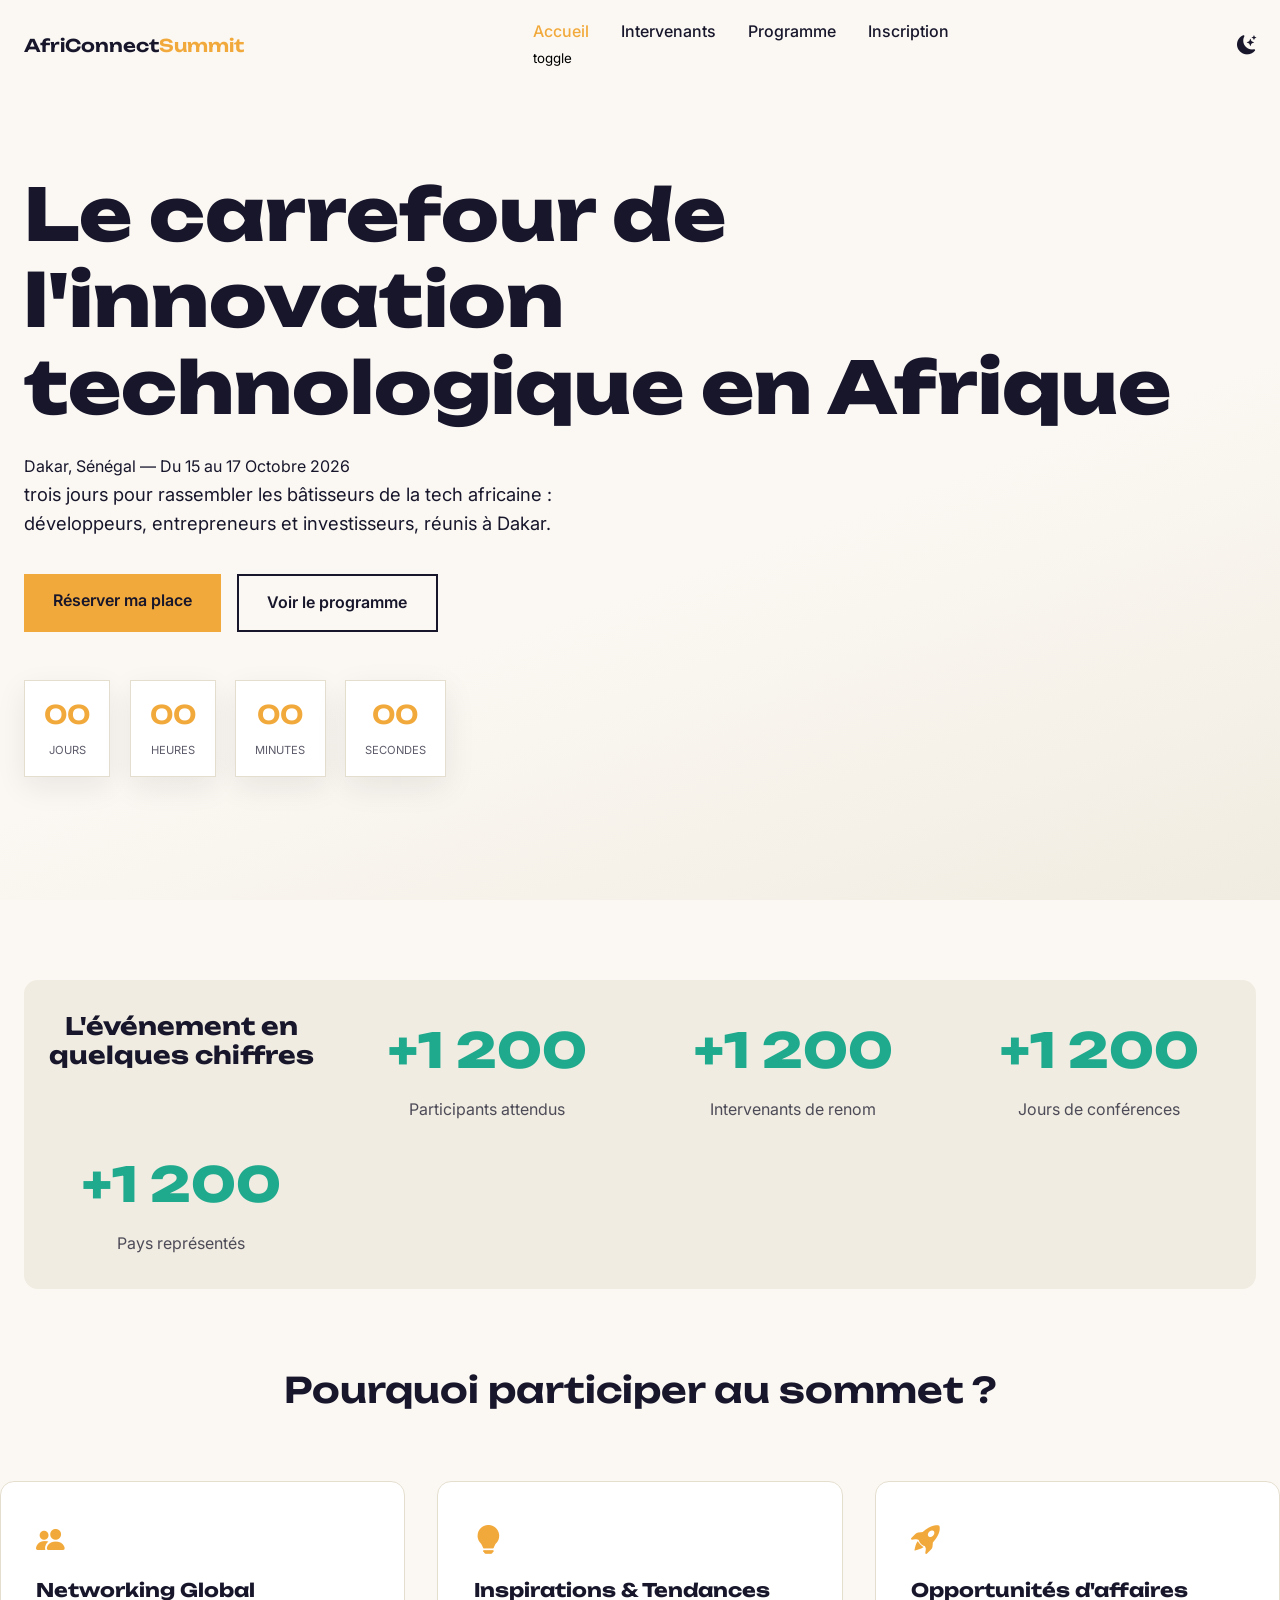
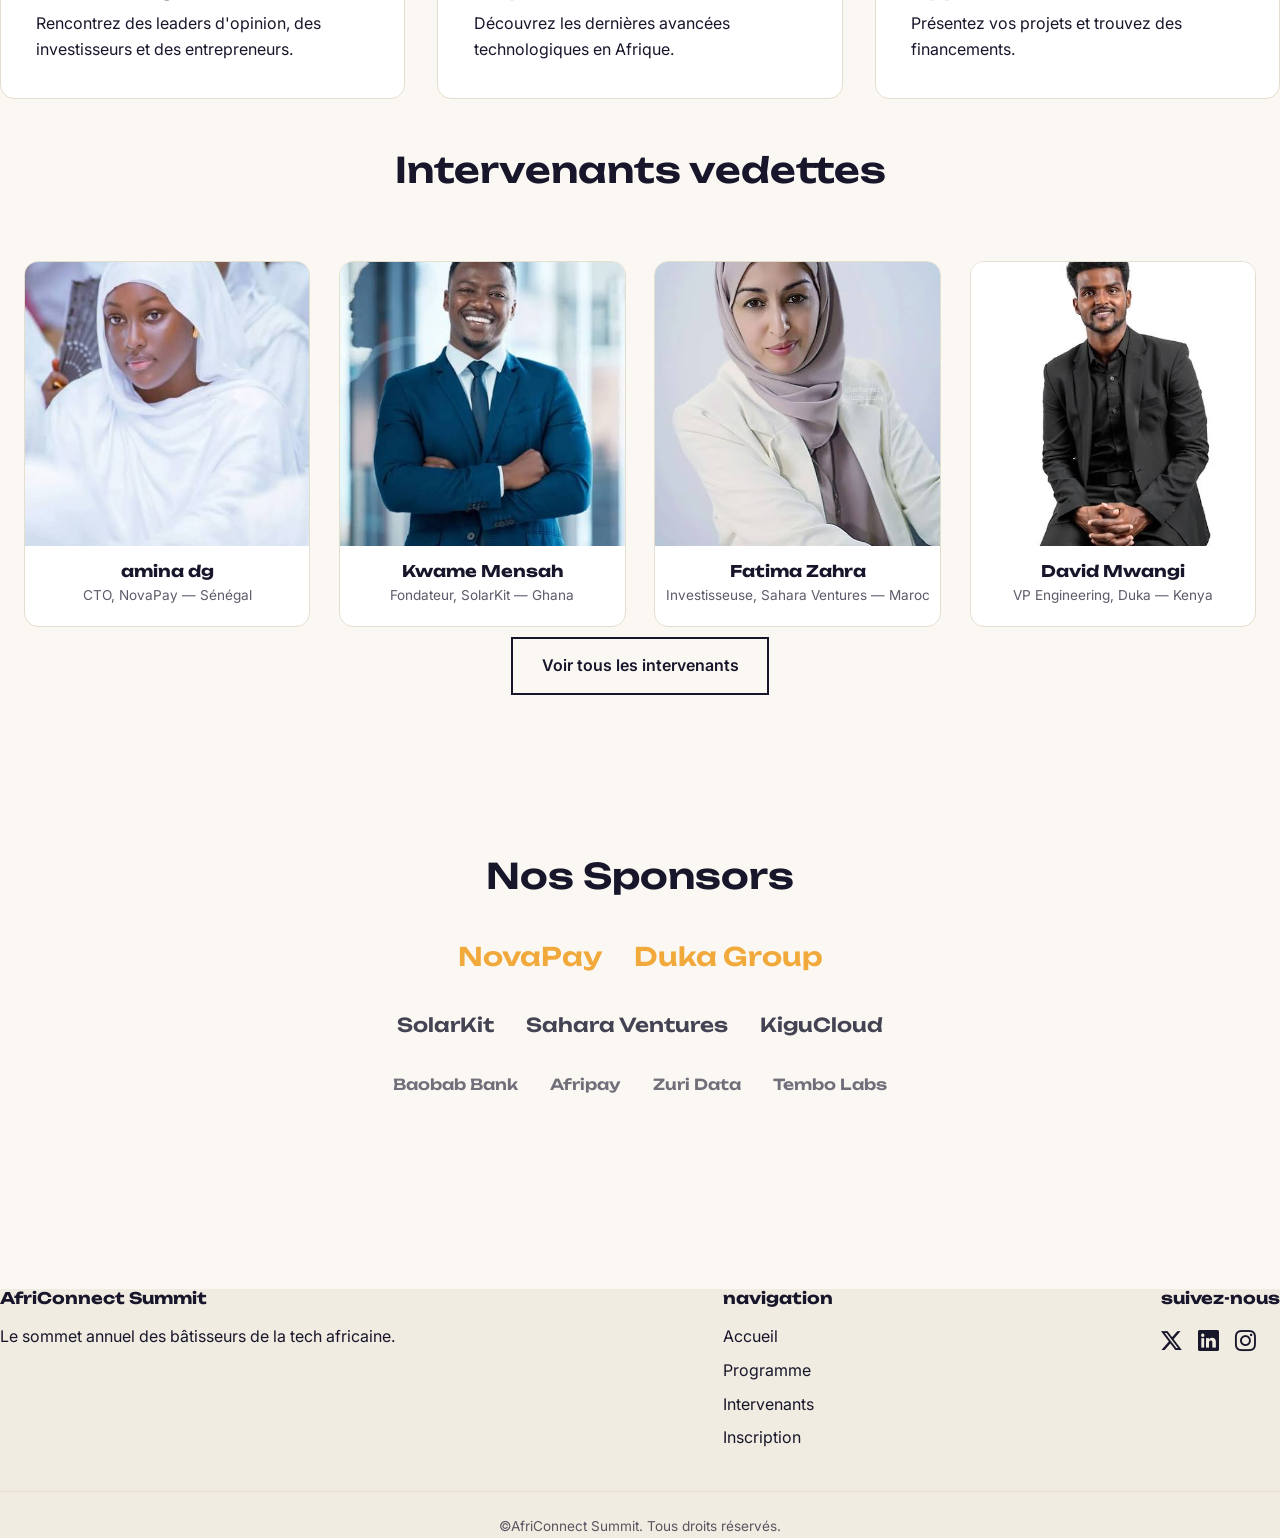
<file: index.html>
<!DOCTYPE html>
<html lang="en">

<head>
    <meta charset="UTF-8">
    <meta name="viewport" content="width=device-width, initial-scale=1.0">
    <title>Acceuil</title>
    <!-- google fonts -->
    <link rel="preconnect" href="https://fonts.googleapis.com">
    <link href="https://fonts.googleapis.com/css2?family=Unbounded:wght@400;600;800&family=Inter:wght@400;500;600;700&display=swap" rel="stylesheet">
    <!-- bootstrap icons -->
    <link rel="stylesheet" href="https://cdn.jsdelivr.net/npm/bootstrap-icons@1.11.3/font/bootstrap-icons.css">
    <!-- votre feuille style css -->
    <link rel="stylesheet" href="Css/Style.css">
</head>

<body>
    <!-- le contenu de la page -->
    <!--NAVBAR  -->
    <header class="navbar" id="navbar">
        <div class="navb-container">
            <a href="index.html" class="navb-logo">AfriConnect<span>Summit</span></a>
            <nav class="navbar-nav" id="navbarNav" aria-label="navigation">
                <ul class="navbar-links">
                    <li><a href="index.html" class="active">Accueil</a></li>
                    <li><a href="intervenants.html">Intervenants</a></li>
                    <li><a href="programme.html">Programme</a></li>
                    <li><a href="contact.html">Inscription</a></li>
                </ul>
                <button>toggle</button>
            </nav>
            <div class="navbar-actions">
                <button id="themeToggle" class="theme-toggle" aria-label="Basculer le thème sombre / clair">
                    <i class="bi bi-moon-starts-fill"></i>
                </button>
                <button id="hamburger" class="hamburger" aria-label="Ouvrir le menu" arial-expanded="false">

                </button>
            </div>
        </div>
    </header>
    <!--  -->
    <main>

        <!-- section hero -->
        <section class="hero" id="hero">
            <div class="hero-content">
                <h1 class="hero-title">Le carrefour de l'innovation technologique en Afrique</h1>
                <p class="hero-eybrow">Dakar, Sénégal — Du 15 au 17 Octobre 2026</p>
                <p class="hero-subtitle">
                    trois jours pour rassembler les bâtisseurs de la tech africaine :
                    développeurs, entrepreneurs et investisseurs, réunis à Dakar.
                </p>
                <div class="hero-cta">
                    <a href="contact.html" class="btn btn-primary">Réserver ma place</a>
                    <a href="programme.html" class="btn btn-outline">Voir le programme</a>
                </div>
                   <!--compte a rebours  -->
                <div class="countdown" id="countdown" aria-live="polite">
                    <div class="countdown-item">
                        <span class="countdown-value" id="cd-days">00</span>
                        <span class="countdown-label">jours</span>
                    </div>   
                    <div class="countdown-item">
                        <span class="countdown-value" id="cd-hours">00</span>
                        <span class="countdown-label">heures</span>
                    </div>  
                    <div class="countdown-item">
                        <span class="countdown-value" id="cd-minutes">00</span>
                        <span class="countdown-label">minutes</span>
                    </div>   
                    <div class="countdown-item">
                        <span class="countdown-value" id="cd-seconds">00</span>
                        <span class="countdown-label">secondes</span>
                    </div>   
                </div>
            </div>
            
        </section>

        <!-- section chiffres -->
        <section class="stats" id="chiffres">
            <div class="stats-grid">
                
                <h2>L'événement en quelques chiffres</h2>

                <article class="stat-card">
                    <span class="stat-card-value" data-target="12000">+1 200</span>
                    <p class="stat-card-label">Participants attendus</p>
                </article>

                <article class="stat-card">
                    <span class="stat-card-value" data-target="48">+1 200</span>
                    <p class="stat-card-label"> Intervenants de renom</p>
                </article>

                <article class="stat-card">
                    <span class="stat-card-value" data-target="3">+1 200</span>
                    <p class="stat-card-label">Jours de conférences</p>
                </article>

                <article class="stat-card">
                    <span class="stat-card-value" data-target="13">+1 200</span>
                    <p class="stat-card-label">Pays représentés</p>
                </article>

            </div>
        </section>

        <!-- section pourquoi participer -->
        <section class="why" id="pourquoi">
            <h2 class="section-title">Pourquoi participer au sommet ?</h2>
            <div class="why-list">
                <article class="why-card reveal">
                    <i class="bi bi-people-fill why-icon" aria-hidden="true"></i>
                    <h3>Networking Global</h3>
                    <p>Rencontrez des leaders d'opinion, des investisseurs et des entrepreneurs.</p>
                </article>

                <article class="why-card reveal">
                    <i class="bi bi-lightbulb-fill why-icon" aria-hidden="true"></i>
                    <h3> Inspirations & Tendances</h3>
                    <p>Découvrez les dernières avancées technologiques en Afrique.</p>
                </article>

                <article class="why-card reveal">
                    <i class="bi bi-rocket-takeoff-fill why-icon" aria-hidden="true"></i>
                    <h3> Opportunités d'affaires</h3>
                    <p>Présentez vos projets et trouvez des financements.</p>
                </article>

            </div>
        </section>

        <!-- section vedette -->
        <section class="featured-speakers" id="intervenants-vedettes">
            <h2 class="section-title">Intervenants vedettes</h2>
            <div class="featured-speakers-grid">
                <article class="speaker-card reveal">
                    <img src="Images/sene.jpg" alt="amina">
                    <h3>amina dg</h3>
                    <p>CTO, NovaPay — Sénégal</p>

                </article>

                <article class="speaker-card reveal">
                    <img src="Images/tof22.jpg" alt="Mensah">
                    <h3>Kwame Mensah</h3>
                    <p>Fondateur, SolarKit — Ghana</p>

                </article>

                <article class="speaker-card reveal">
                    <img src="Images/toff7.jpg" alt="Zahra">
                    <h3>Fatima Zahra</h3>
                    <p>Investisseuse, Sahara Ventures — Maroc</p>

                </article>

                <article class="speaker-card reveal">
                    <img src="Images/tof33.jpg" alt="Mwangi">
                    <h3>David Mwangi</h3>
                    <p>VP Engineering, Duka — Kenya</p>

                </article>

            </div>
            <div class="featured-speakers-more">
                <a href="intervenants.html" class="btn btn-outline">Voir tous les intervenants</a>

            </div>

        </section>

        <!-- sponsors -->
        <section class="sponsors" id="sponsors">
            <h2 class="section-title">Nos Sponsors</h2>
            <div class="sponsors-tier sponsors-tier--gold">
                <span>NovaPay</span>
                <span>Duka Group</span>
                

            </div>

            <div class="sponsors-tier sponsors-tier--silver">
                <span>SolarKit</span>
                <span>Sahara Ventures</span>
                <span>KiguCloud</span>

            </div>

            <div class="sponsors-tier sponsors-tier--bronze">
                <span>Baobab Bank</span>
                <span>Afripay</span>
                <span>Zuri Data</span>
                <span>Tembo Labs</span>

            </div>

        </section>
    </main>

    <!--FOOTER  -->
    <footer class="footer">
        <div class="footer-grid">
            <div class="footer-col">
                <h3>AfriConnect Summit</h3>
                <p>Le sommet annuel des bâtisseurs de la tech africaine.</p>
            </div>
            <div class="footer-col">
                <h3>navigation</h3>
                <ul>
                    <li><a href="index.html">Accueil</a></li>
                    <li><a href="programme.html">Programme</a></li>
                    <li><a href="intervenants.html">Intervenants</a></li>
                    <li><a href="contact.html">Inscription</a></li>
                </ul>
            </div>
            <div class="footer-col">
                <h3>suivez-nous</h3>
                <div class="footer-socials">
                    <a href="#" aria-label="Twitter / X"><i class="bi bi-twitter-x"></i></a>
                    <a href="#" aria-label="LinkedIn "><i class="bi bi-linkedin"></i></a>
                    <a href="#" aria-label="Instagram "><i class="bi bi-instagram"></i></a>
                </div>  
            </div>
        </div>
        <p class="footer-copy">&copy;<span dir="year"></span>AfriConnect Summit. Tous droits réservés.</p>
    </footer>

    <button id="backToTop" class="back-to-top" aria- aria-label="Retour en haut de page">
        <li class="bi bi-arrow-up"></li>
    </button>






    <!-- votre script java -->
    <script src="Js/Main.js"></script>
</body>

</html>
</file>
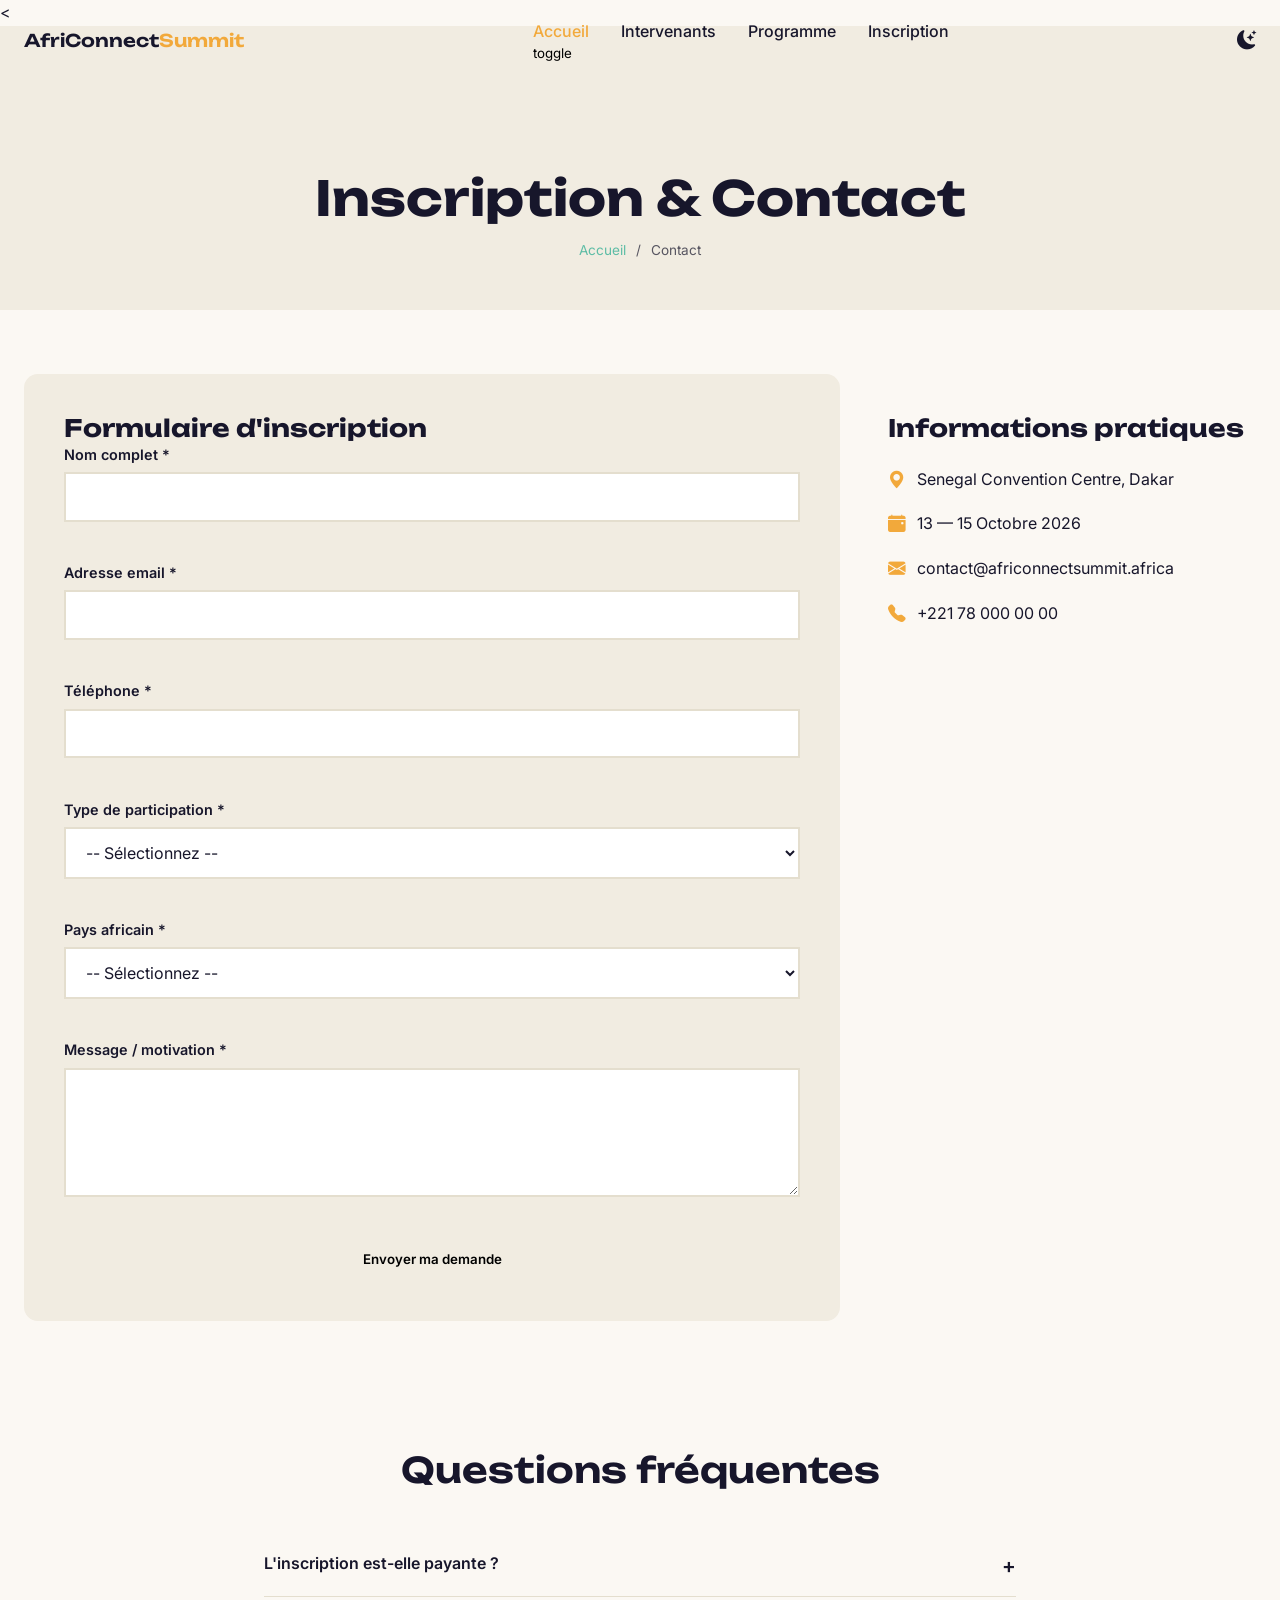
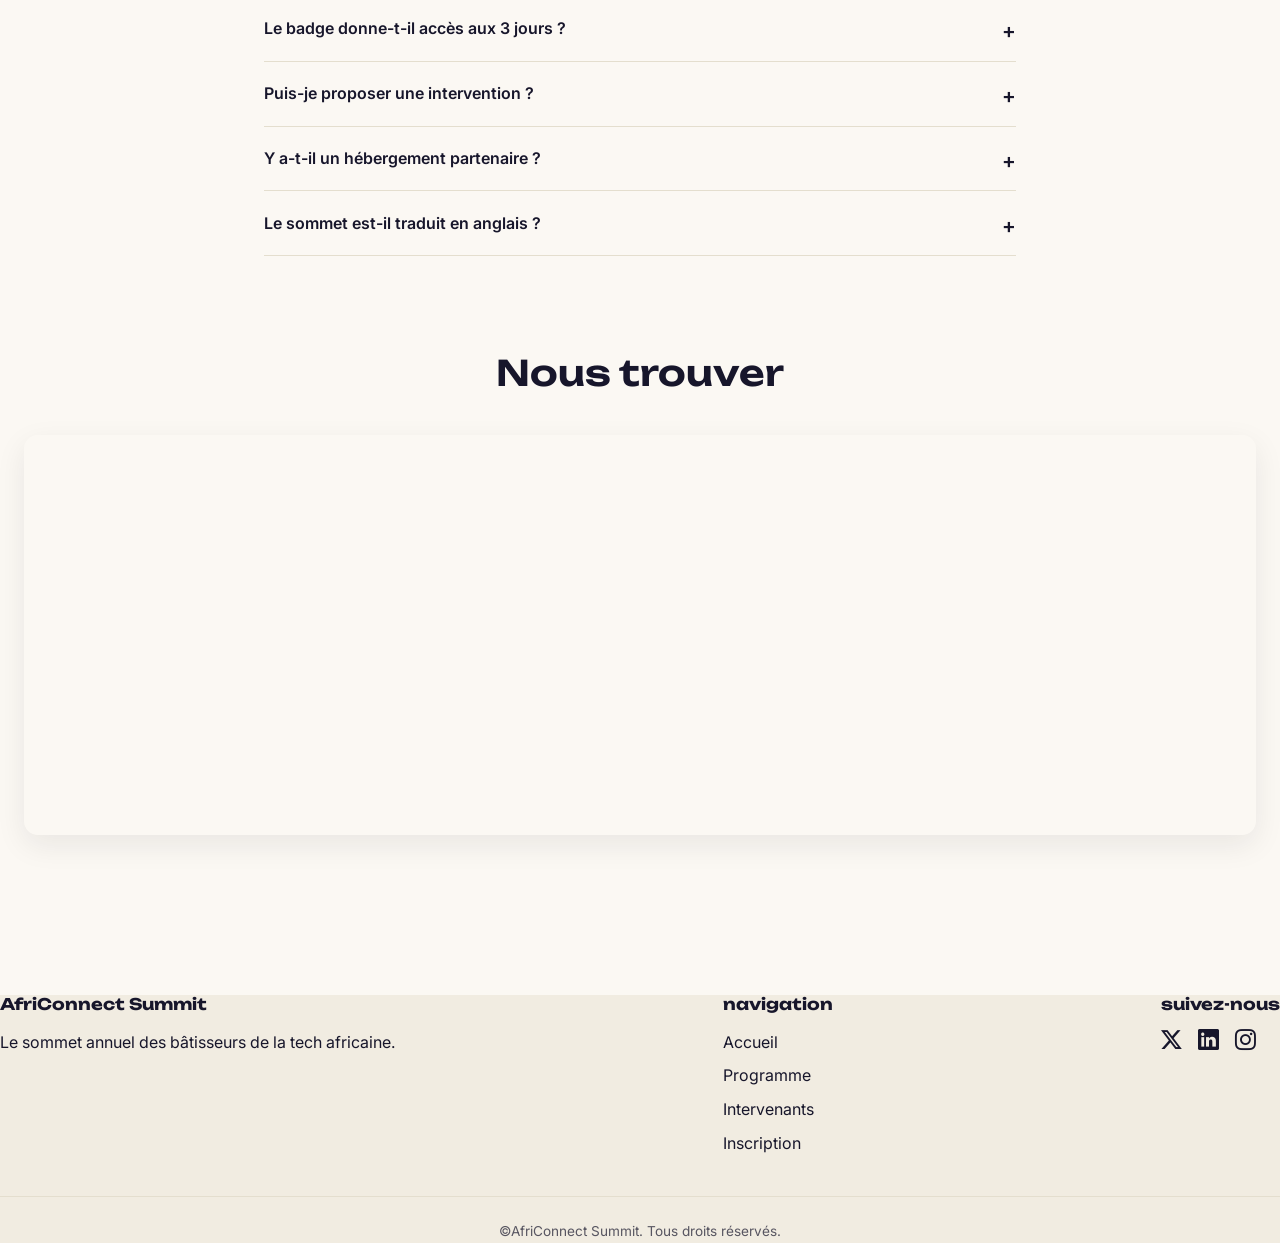
<file: contact.html>
<<!DOCTYPE html>
<html lang="en">

<head>
    <meta charset="UTF-8">
    <meta name="viewport" content="width=device-width, initial-scale=1.0">
    <title>Acceuil</title>
    <!-- google fonts -->
    <link rel="preconnect" href="https://fonts.googleapis.com">
    <link href="https://fonts.googleapis.com/css2?family=Unbounded:wght@400;600;800&family=Inter:wght@400;500;600;700&display=swap" rel="stylesheet">
    <!-- bootstrap icons -->
    <link rel="stylesheet" href="https://cdn.jsdelivr.net/npm/bootstrap-icons@1.11.3/font/bootstrap-icons.css">
    <!-- votre feuille style css -->
    <link rel="stylesheet" href="Css/Style.css">
</head>

<body>
    <!-- le contenu de la page -->
    <!--NAVBAR  -->
    <header class="navbar" id="navbar">
        <div class="navb-container">
            <a href="index.html" class="navb-logo">AfriConnect<span>Summit</span></a>
            <nav class="navbar-nav" id="navbarNav" aria-label="navigation">
                <ul class="navbar-links">
                    <li><a href="index.html" class="active">Accueil</a></li>
                    <li><a href="intervenants.html">Intervenants</a></li>
                    <li><a href="programme.html">Programme</a></li>
                    <li><a href="contact.html">Inscription</a></li>
                </ul>
                <button>toggle</button>
            </nav>
            <div class="navbar-actions">
                <button id="themeToggle" class="theme-toggle" aria-label="Basculer le thème sombre / clair">
                    <i class="bi bi-moon-starts-fill"></i>
                </button>
                <button id="hamburger" class="hamburger" aria-label="Ouvrir le menu" arial-expanded="false">

                </button>
            </div>
        </div>
    </header>  
    <!-- le contenu de la page -->
    <main>
 <!-- section hero -->
        <section class="page-hero">
            <h1>Inscription & Contact</h1>
      <nav aria-label="Fil d'Ariane" class="breadcrumb">
        <a href="index.html">Accueil</a> <span>/</span> <span>Contact</span>
      </nav>
        </section>

        <!-- formulaire -->
        <section class="registration" id="inscription">
            <div class="registration__wrapper">
        
                <form class="registration__form" id="registrationForm" novalidate>
                    <h2>Formulaire d'inscription</h2>
        
                    <div class="form-group">
                        <label for="fullname">Nom complet <span aria-hidden="true">*</span></label>
                        <input type="text" id="fullname" name="fullname" required>
                        <span class="form-error" id="fullname-error"></span>
                    </div>
        
                    <div class="form-group">
                        <label for="email">Adresse email <span aria-hidden="true">*</span></label>
                        <input type="email" id="email" name="email" required>
                        <span class="form-error" id="email-error"></span>
                    </div>
        
                    <div class="form-group">
                        <label for="phone">Téléphone <span aria-hidden="true">*</span></label>
                        <input type="tel" id="phone" name="phone" required>
                        <span class="form-error" id="phone-error"></span>
                    </div>
        
                    <div class="form-group">
                        <label for="participationType">Type de participation <span aria-hidden="true">*</span></label>
                        <select id="participationType" name="participationType" required>
                            <option value="">-- Sélectionnez --</option>
                            <option value="participant">Participant</option>
                            <option value="intervenant">Intervenant</option>
                            <option value="sponsor">Sponsor</option>
                            <option value="presse">Presse</option>
                        </select>
                        <span class="form-error" id="participationType-error"></span>
                    </div>
        
                    <div class="form-group">
                        <label for="country">Pays africain <span aria-hidden="true">*</span></label>
                        <select id="country" name="country" required>
                            <option value="">-- Sélectionnez --</option>
                            <option value="senegal">Sénégal</option>
                            <option value="ghana">Ghana</option>
                            <option value="maroc">Maroc</option>
                            <option value="kenya">Kenya</option>
                            <option value="nigeria">Nigéria</option>
                            <option value="rwanda">Rwanda</option>
                            <option value="cote-ivoire">Côte d'Ivoire</option>
                            <option value="tanzanie">Tanzanie</option>
                            <option value="mali">Mali</option>
                            <option value="tunisie">Tunisie</option>
                            <option value="cameroun">Cameroun</option>
                            <option value="egypte">Égypte</option>
                        </select>
                        <span class="form-error" id="country-error"></span>
                    </div>
        
                    <div class="form-group">
                        <label for="message">Message / motivation <span aria-hidden="true">*</span></label>
                        <textarea id="message" name="message" rows="5" required></textarea>
                        <span class="form-error" id="message-error"></span>
                    </div>
        
                    <button type="submit" class="btn btn--primary btn--full">Envoyer ma demande</button>
        
                    <p class="form-success" id="formSuccess" hidden>
                        <i class="bi bi-check-circle-fill"></i> Votre inscription a bien été envoyée. Nous vous recontacterons
                        rapidement !
                    </p>
                </form>
        
                <aside class="registration-info">
                    <h2>Informations pratiques</h2>
                    <ul class="info-list">
                        <li><i class="bi bi-geo-alt-fill"></i> Senegal Convention Centre, Dakar</li>
                        <li><i class="bi bi-calendar-event-fill"></i> 13 — 15 Octobre 2026</li>
                        <li><i class="bi bi-envelope-fill"></i> contact@africonnectsummit.africa</li>
                        <li><i class="bi bi-telephone-fill"></i> +221 78 000 00 00</li>
                    </ul>
                </aside>
            </div>
        </section>

        <!-- fag -->
        <section class="faq" id="faq">
            <h2 class="section-title">Questions fréquentes</h2>
            <div class="accordion">
                <div class="accordion-item">
                    <input type="checkbox" id="faq1" class="accordion-toggle">
                    <label for="faq1" class="accordion-label">L'inscription est-elle payante ?</label>
                    <div class="accordion-content">
                        <p>L'accès général est gratuit pour les étudiants sur présentation d'une carte valide. Les autres
                            profils bénéficient de tarifs préférentiels selon la date d'inscription.</p>
                    </div>
                </div>
                <div class="accordion-item">
                    <input type="checkbox" id="faq2" class="accordion-toggle">
                    <label for="faq2" class="accordion-label">Le badge donne-t-il accès aux 3 jours ?</label>
                    <div class="accordion-content">
                        <p>Oui, chaque badge est valable pour l'intégralité des trois jours de conférence, ateliers inclus.</p>
                    </div>
                </div>
                <div class="accordion-item">
                    <input type="checkbox" id="faq3" class="accordion-toggle">
                    <label for="faq3" class="accordion-label">Puis-je proposer une intervention ?</label>
                    <div class="accordion-content">
                        <p>Absolument. Sélectionnez « Intervenant » dans le formulaire ci-dessus et décrivez votre proposition
                            dans le champ message.</p>
                    </div>
                </div>
                <div class="accordion-item">
                    <input type="checkbox" id="faq4" class="accordion-toggle">
                    <label for="faq4" class="accordion-label">Y a-t-il un hébergement partenaire ?</label>
                    <div class="accordion-content">
                        <p>Une liste d'hôtels partenaires à tarifs négociés sera envoyée par email après validation de votre
                            inscription.</p>
                    </div>
                </div>
                <div class="accordion-item">
                    <input type="checkbox" id="faq5" class="accordion-toggle">
                    <label for="faq5" class="accordion-label">Le sommet est-il traduit en anglais ?</label>
                    <div class="accordion-content">
                        <p>Oui, une traduction simultanée français / anglais est assurée dans le Grand Amphithéâtre.</p>
                    </div>
                </div>
            </div>
        </section>

        <!-- carte -->
        <section class="map" id="carte">
            <h2 class="section-title">Nous trouver</h2>
            <div class="map-frame">
                <iframe src="https://www.google.com/maps?q=Dakar%20Convention%20Centre&output=embed" width="100%" height="400"
                    style="border:0;" allowfullscreen="" loading="lazy" referrerpolicy="no-referrer-when-downgrade"
                    title="Localisation du Dakar Convention Centre">
                </iframe>
            </div>
        </section>

    </main>

<!--FOOTER  -->
    <footer class="footer">
        <div class="footer-grid">
            <div class="footer-col">
                <h3>AfriConnect Summit</h3>
                <p>Le sommet annuel des bâtisseurs de la tech africaine.</p>
            </div>
            <div class="footer-col">
                <h3>navigation</h3>
                <ul>
                    <li><a href="index.html">Accueil</a></li>
                    <li><a href="programme.html">Programme</a></li>
                    <li><a href="intervenants.html">Intervenants</a></li>
                    <li><a href="contact.html">Inscription</a></li>
                </ul>
            </div>
            <div class="footer-col">
                <h3>suivez-nous</h3>
                <div class="footer-socials">
                    <a href="#" aria-label="Twitter / X"><i class="bi bi-twitter-x"></i></a>
                    <a href="#" aria-label="LinkedIn "><i class="bi bi-linkedin"></i></a>
                    <a href="#" aria-label="Instagram "><i class="bi bi-instagram"></i></a>
                </div>  
            </div>
        </div>
        <p class="footer-copy">&copy;<span dir="year"></span>AfriConnect Summit. Tous droits réservés.</p>
    </footer>

    <button id="backToTop" class="back-to-top" aria- aria-label="Retour en haut de page">
        <li class="bi bi-arrow-up"></li>
    </button>


<!-- votre script java -->
<script src="Js/Main.js"></script>
</body>
</html>
</file>
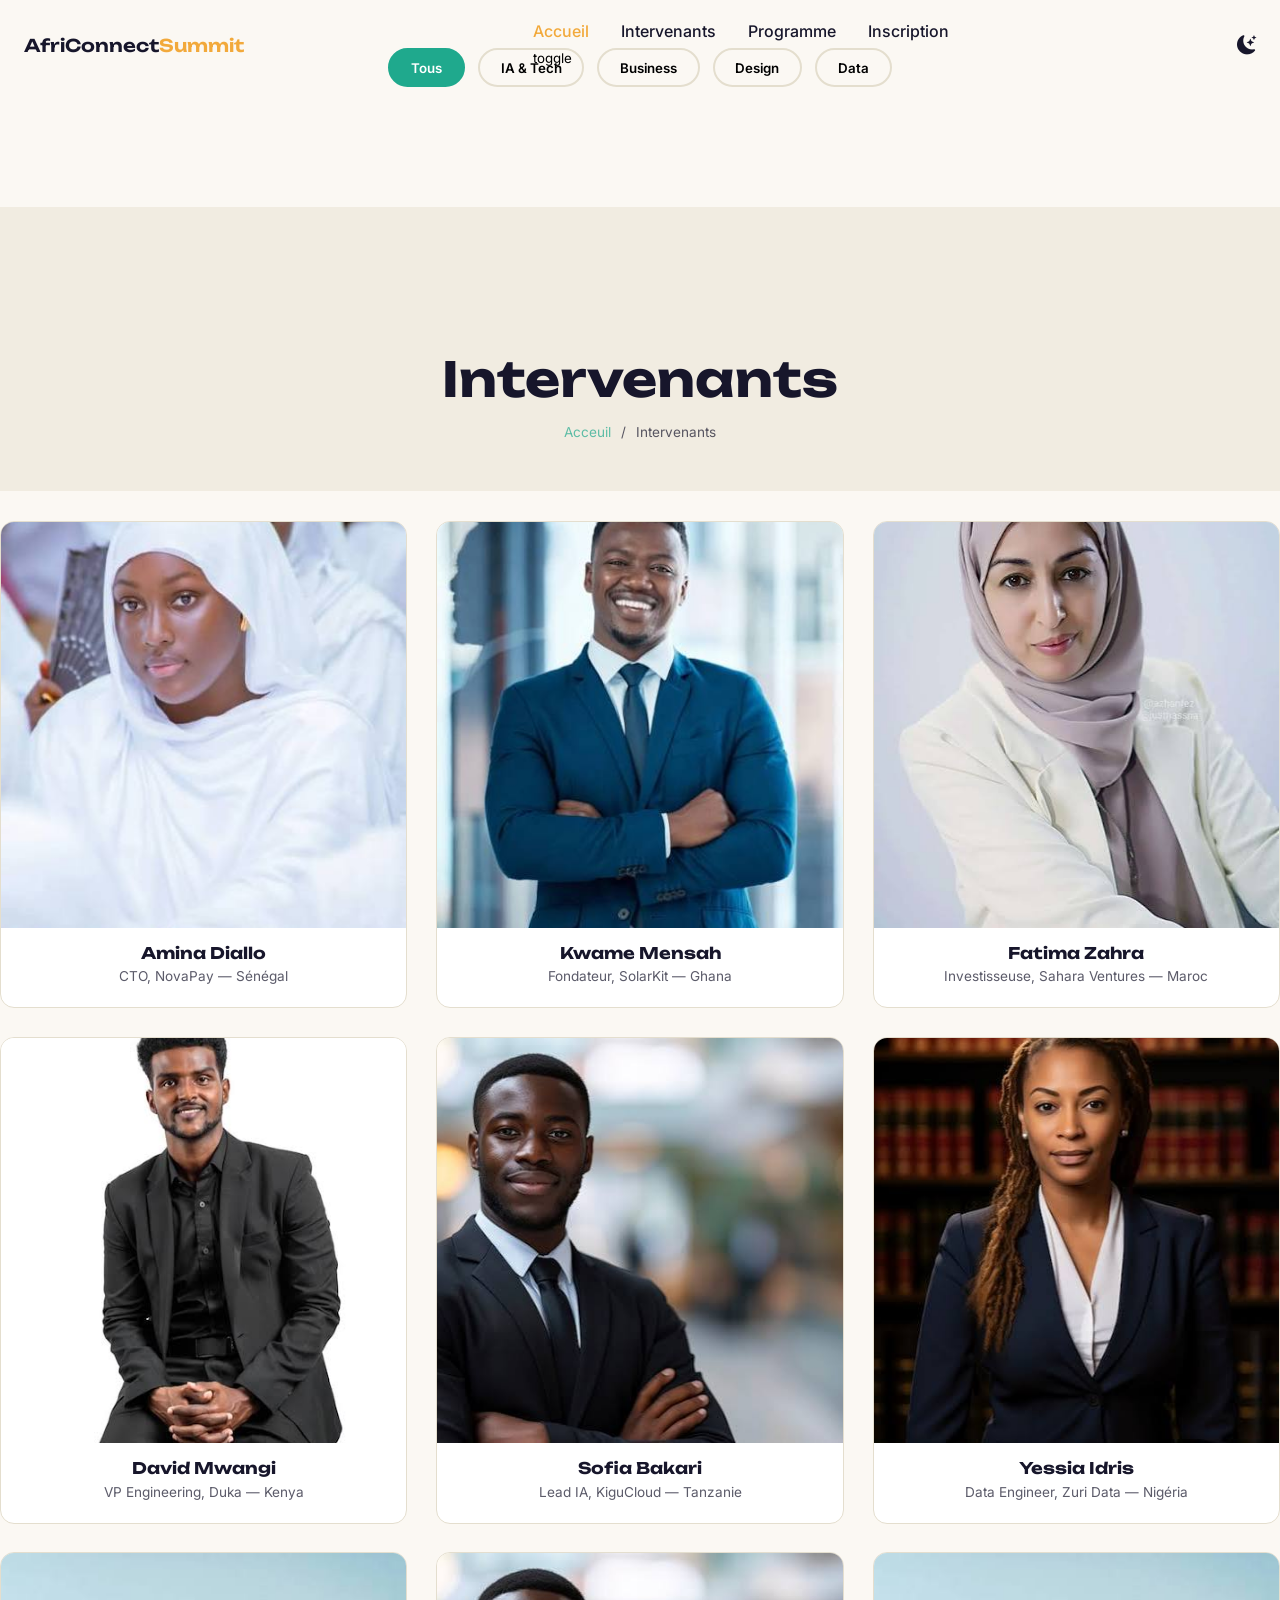
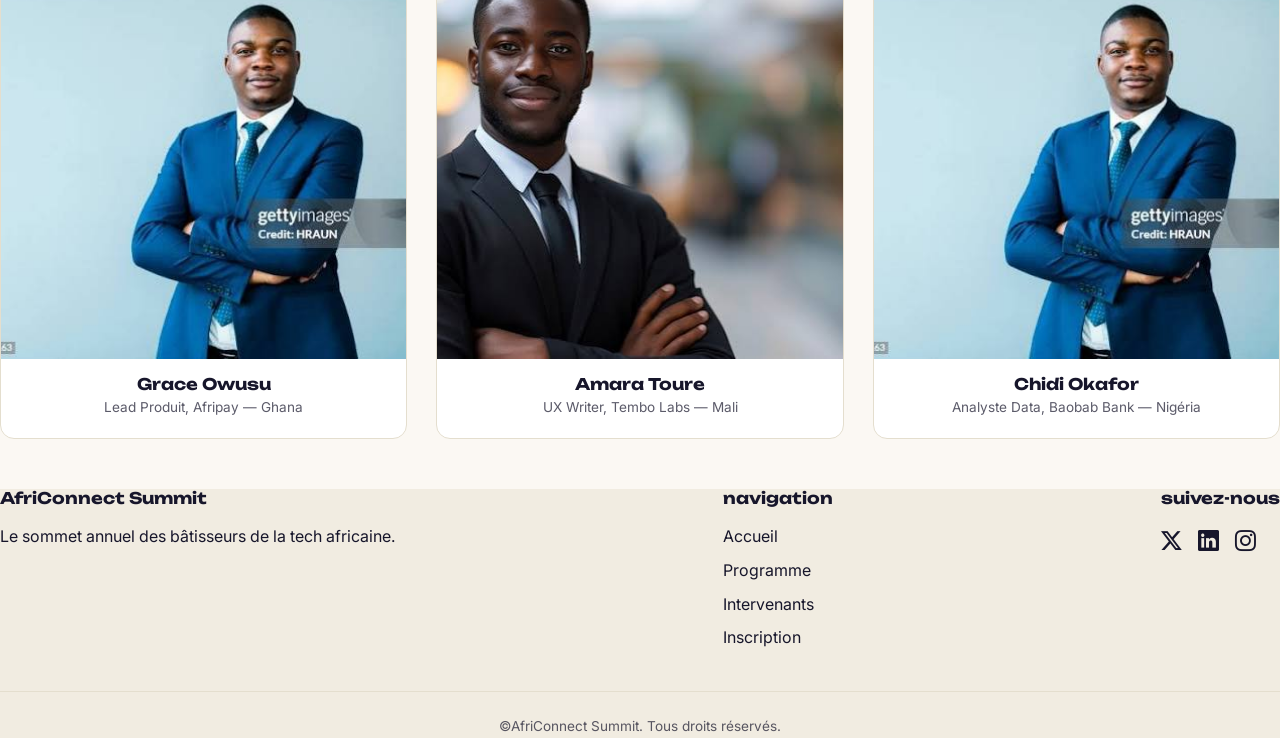
<file: intervenants.html>
<!DOCTYPE html>
<html lang="en">

<head>
    <meta charset="UTF-8">
    <meta name="viewport" content="width=device-width, initial-scale=1.0">
    <title>Acceuil</title>
    <!-- google fonts -->
    <link rel="preconnect" href="https://fonts.googleapis.com">
    <link href="https://fonts.googleapis.com/css2?family=Unbounded:wght@400;600;800&family=Inter:wght@400;500;600;700&display=swap" rel="stylesheet">
    <!-- bootstrap icons -->
    <link rel="stylesheet" href="https://cdn.jsdelivr.net/npm/bootstrap-icons@1.11.3/font/bootstrap-icons.css">
    <!-- votre feuille style css -->
    <link rel="stylesheet" href="Css/Style.css">
</head>

<body>
    <!-- le contenu de la page -->
    <!--NAVBAR  -->
    <header class="navbar" id="navbar">
        <div class="navb-container">
            <a href="index.html" class="navb-logo">AfriConnect<span>Summit</span></a>
            <nav class="navbar-nav" id="navbarNav" aria-label="navigation">
                <ul class="navbar-links">
                    <li><a href="index.html" class="active">Accueil</a></li>
                    <li><a href="intervenants.html">Intervenants</a></li>
                    <li><a href="programme.html">Programme</a></li>
                    <li><a href="contact.html">Inscription</a></li>
                </ul>
                <button>toggle</button>
            </nav>
            <div class="navbar-actions">
                <button id="themeToggle" class="theme-toggle" aria-label="Basculer le thème sombre / clair">
                    <i class="bi bi-moon-starts-fill"></i>
                </button>
                <button id="hamburger" class="hamburger" aria-label="Ouvrir le menu" arial-expanded="false">

                </button>
            </div>
        </div>
    </header>    
    <!-- le contenu de la page -->
    <main>
        <!-- filtrage dynamique -->
        <section class="speakers-page" id="intervenants">
            <div class="filters" role="group" aria-label="Filtrer les intervenants par thématique">
                <button class="filter active" data-filter="tous">Tous</button>
                <button class="filter" data-filter="ia-tech">IA & Tech</button>
                <button class="filter" data-filter="business">Business</button>
                <button class="filter" data-filter="design">Design</button>
                <button class="filter" data-filter="data">Data</button>

            </div>
        </section>

        <!-- hero interne -->
        <section class="page-hero">
            <h1>Intervenants</h1>
            <nav aria-label="Fil d'Ariane" class="breadcrumb">
                <a href="index.html">Acceuil</a> <span>/</span> <span>Intervenants</span>
            </nav>

        </section>

        <!-- grille d'intervenants -->
        <section class="speakers-grid">
            <article class="speaker-card reveal" data-category="business">
                <img src="Images/sene.jpg" alt="Portrait d'Amina Diallo">
                <h3>Amina Diallo</h3>
                <p>CTO, NovaPay — Sénégal</p>
            </article>

             <article class="speaker-card reveal" data-category="business">
                <img src="Images/tof22.jpg" alt="Portrait Kwame">
                <h3>Kwame Mensah</h3>
                <p>Fondateur, SolarKit — Ghana</p>
            </article>

             <article class="speaker-card reveal" data-category="business">
                <img src="Images/toff7.jpg" alt="Portrait Zahra">
                <h3>Fatima Zahra</h3>
                <p>Investisseuse, Sahara Ventures — Maroc</p>
            </article>

             <article class="speaker-card reveal" data-category="ia-tech">
                <img src="Images/tof33.jpg" alt="Portrait David">
                <h3>David Mwangi</h3>
                <p>VP Engineering, Duka — Kenya</p>
            </article>

             <article class="speaker-card reveal" data-category="ia-tech">
                <img src="Images/tof11.jpg" alt="Portrait Bakari">
                <h3>Sofia Bakari</h3>
                <p>Lead IA, KiguCloud — Tanzanie</p>
            </article>

             <article class="speaker-card reveal" data-category="data">
                <img src="Images/toff66f.jpg " alt="Portrait d'Yessia">
                <h3>Yessia Idris</h3>
                <p>Data Engineer, Zuri Data — Nigéria</p>
            </article>

             <article class="speaker-card reveal" data-category="design">
                <img src="Images/tof44.jpg" alt="Portrait d'Owusu">
                <h3>Grace Owusu</h3>
                <p>Lead Produit, Afripay — Ghana</p>
            </article>

             <article class="speaker-card reveal" data-category="design">
                <img src="Images/tof11.jpg" alt="Portrait Toure">
                <h3>Amara Toure</h3>
                <p>UX Writer, Tembo Labs — Mali</p>
            </article>

             <article class="speaker-card reveal" data-category="data">
                <img src="Images/tof44.jpg" alt="Portrait Chidi">
                <h3>Chidi Okafor</h3>
                <p>Analyste Data, Baobab Bank — Nigéria</p>
            </article>

        </section>

    </main>

<!--FOOTER  -->
    <footer class="footer">
        <div class="footer-grid">
            <div class="footer-col">
                <h3>AfriConnect Summit</h3>
                <p>Le sommet annuel des bâtisseurs de la tech africaine.</p>
            </div>
            <div class="footer-col">
                <h3>navigation</h3>
                <ul>
                    <li><a href="index.html">Accueil</a></li>
                    <li><a href="programme.html">Programme</a></li>
                    <li><a href="intervenants.html">Intervenants</a></li>
                    <li><a href="contact.html">Inscription</a></li>
                </ul>
            </div>
            <div class="footer-col">
                <h3>suivez-nous</h3>
                <div class="footer-socials">
                    <a href="#" aria-label="Twitter / X"><i class="bi bi-twitter-x"></i></a>
                    <a href="#" aria-label="LinkedIn "><i class="bi bi-linkedin"></i></a>
                    <a href="#" aria-label="Instagram "><i class="bi bi-instagram"></i></a>
                </div>  
            </div>
        </div>
        <p class="footer-copy">&copy;<span dir="year"></span>AfriConnect Summit. Tous droits réservés.</p>
    </footer>

    <button id="backToTop" class="back-to-top" aria- aria-label="Retour en haut de page">
        <li class="bi bi-arrow-up"></li>
    </button>

<!-- votre script java -->
<script src="Js/Main.js"></script>
</body>
</html>
</file>
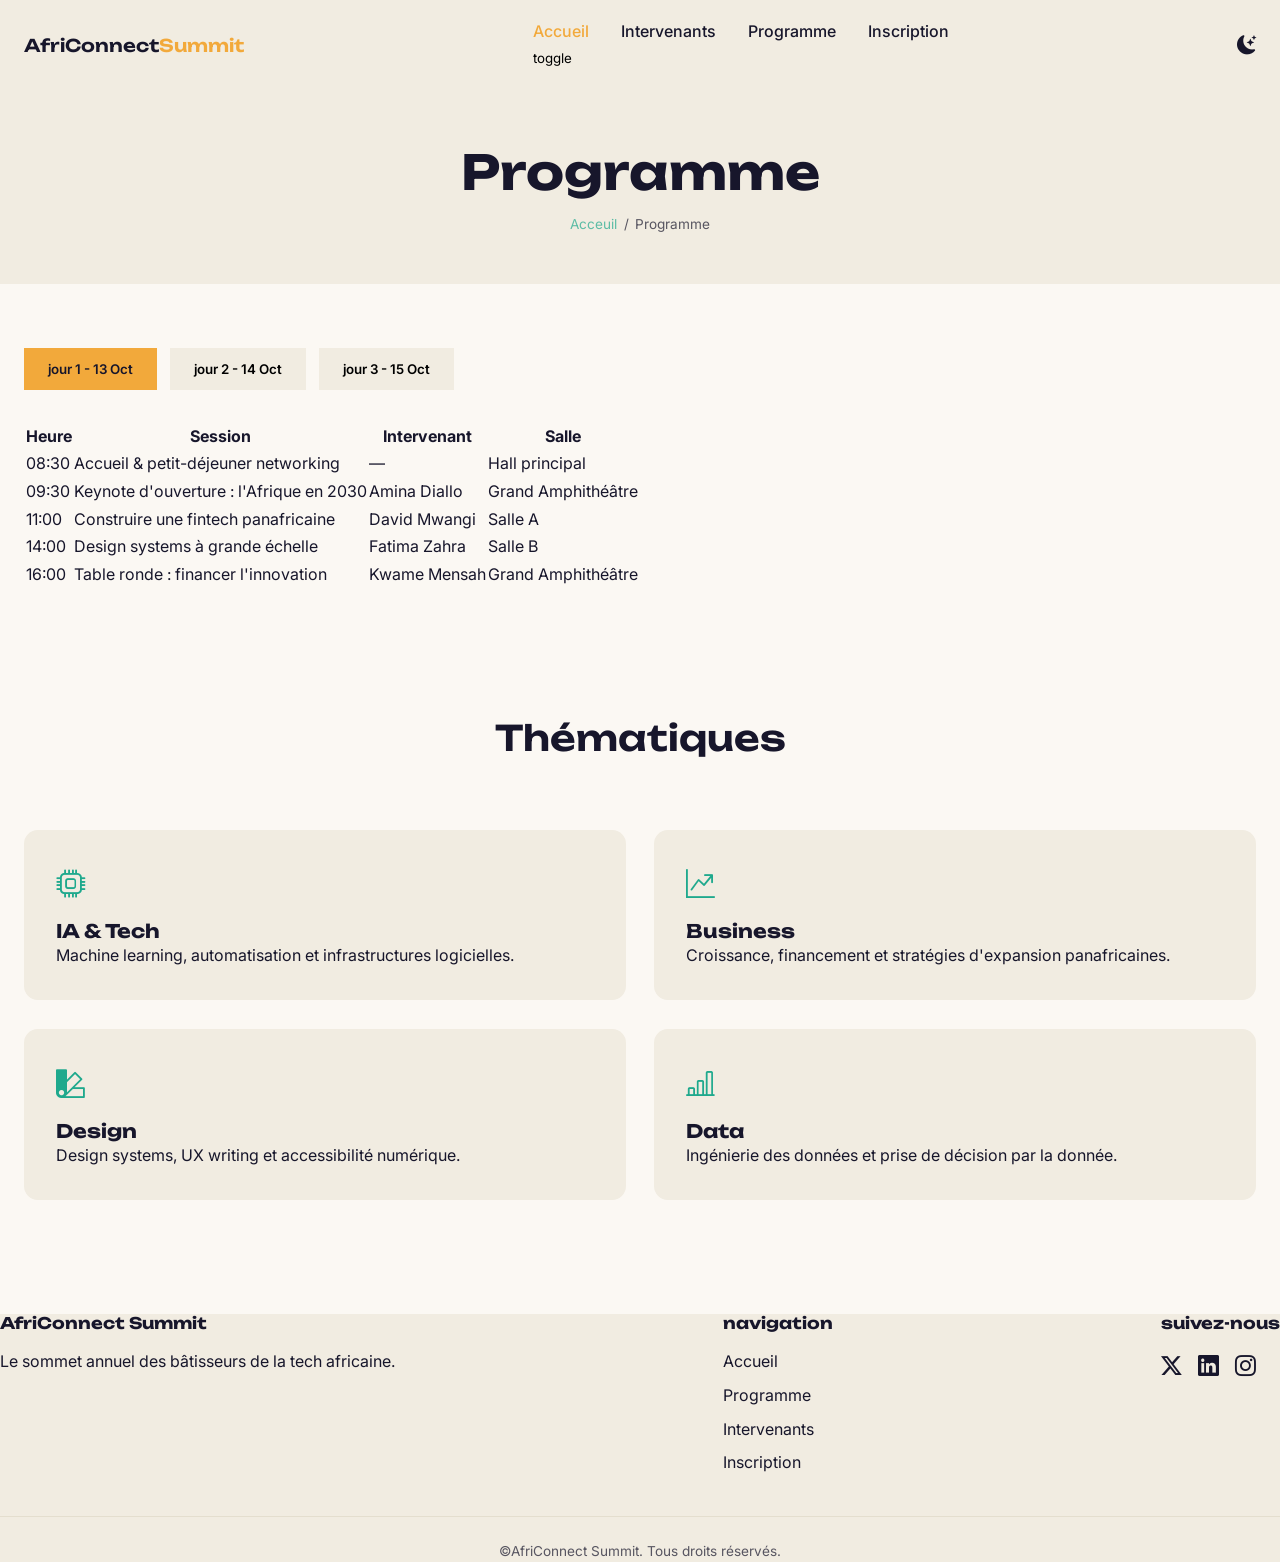
<file: programme.html>
<!DOCTYPE html>
<html lang="en">

<head>
    <meta charset="UTF-8">
    <meta name="viewport" content="width=device-width, initial-scale=1.0">
    <title>Acceuil</title>
    <!-- google fonts -->
    <link rel="preconnect" href="https://fonts.googleapis.com">
    <link href="https://fonts.googleapis.com/css2?family=Unbounded:wght@400;600;800&family=Inter:wght@400;500;600;700&display=swap" rel="stylesheet">
    <!-- bootstrap icons -->
    <link rel="stylesheet" href="https://cdn.jsdelivr.net/npm/bootstrap-icons@1.11.3/font/bootstrap-icons.css">
    <!-- votre feuille style css -->
    <link rel="stylesheet" href="Css/Style.css">
</head>

<body>
    <!-- le contenu de la page -->
    <!--NAVBAR  -->
    <header class="navbar" id="navbar">
        <div class="navb-container">
            <a href="index.html" class="navb-logo">AfriConnect<span>Summit</span></a>
            <nav class="navbar-nav" id="navbarNav" aria-label="navigation">
                <ul class="navbar-links">
                    <li><a href="index.html" class="active">Accueil</a></li>
                    <li><a href="intervenants.html">Intervenants</a></li>
                    <li><a href="programme.html">Programme</a></li>
                    <li><a href="contact.html">Inscription</a></li>
                </ul>
                <button>toggle</button>
            </nav>
            <div class="navbar-actions">
                <button id="themeToggle" class="theme-toggle" aria-label="Basculer le thème sombre / clair">
                    <i class="bi bi-moon-starts-fill"></i>
                </button>
                <button id="hamburger" class="hamburger" aria-label="Ouvrir le menu" arial-expanded="false">

                </button>
            </div>
        </div>
    </header>
    <!--  -->
    <main>

        <!-- hero interne -->
        <section class="page-hero">
            <h1>Programme</h1>
            <nav aria-label="fil d'Ariane" class="breadcrumb"> 
                <a href="index.html">Acceuil</a><span>/</span><span>Programme</span>
                
            </nav>

        </section>

        <!-- onglet 3 jours -->
        <section class="schedule" id="programme">
            <div class="tabs" role="tablist" aria-label="Selection du jour">
                <button class="tab active" data-days="1" role="tab" arial-selected="true">jour 1 - 13 Oct</button>
                <button class="tab" data-days="2" role="tab" arial-selected="false">jour 2 - 14 Oct</button>
                <button class="tab" data-days="3" role="tab" arial-selected="false">jour 3 - 15 Oct</button>
            </div>

            <div class="tab-panel active" id="day-1" role="tabpanel">
                <table>
                    <thead>
                        <thead>
                            <tr>
                                <th>Heure</th>
                                <th>Session</th>
                                <th>Intervenant</th>
                                <th>Salle</th>
                            </tr>
                        </thead>
                    </thead>
                    <tbody>
                        <tr>
                            <td>08:30</td>
                            <td>Accueil & petit-déjeuner networking</td>
                            <td>—</td>
                            <td>Hall principal</td>
                        </tr>
                        <tr>
                            <td>09:30</td>
                            <td>Keynote d'ouverture : l'Afrique en 2030</td>
                            <td>Amina Diallo</td>
                            <td>Grand Amphithéâtre</td>
                        </tr>
                        <tr>
                            <td>11:00</td>
                            <td>Construire une fintech panafricaine</td>
                            <td>David Mwangi</td>
                            <td>Salle A</td>
                        </tr>
                        <tr>
                            <td>14:00</td>
                            <td>Design systems à grande échelle</td>
                            <td>Fatima Zahra</td>
                            <td>Salle B</td>
                        </tr>
                        <tr>
                            <td>16:00</td>
                            <td>Table ronde : financer l'innovation</td>
                            <td>Kwame Mensah</td>
                            <td>Grand Amphithéâtre</td>
                        </tr>
                    </tbody>
                </table>    
            </div>

            <div class="tab-panel" id="day-2" role="tabpanel" hidden>
                <table class="schedule-table">
                    <thead>
                        <tr>
                            <th>Heure</th>
                            <th>Session</th>
                            <th>Intervenant</th>
                            <th>Salle</th>
                        </tr>
                    </thead>
                    <tbody>
                        <tr>
                            <td>09:00</td>
                            <td>IA générative appliquée au commerce</td>
                            <td>Sofia Bakari</td>
                            <td>Salle A</td>
                        </tr>
                        <tr>
                            <td>10:30</td>
                            <td>Data engineering à l'échelle du continent</td>
                            <td>Yusuf Idris</td>
                            <td>Salle B</td>
                        </tr>
                        <tr>
                            <td>13:00</td>
                            <td>Atelier : sécuriser une API publique</td>
                            <td>Grace Owusu</td>
                            <td>Salle C</td>
                        </tr>
                        <tr>
                            <td>15:00</td>
                            <td>Pitch startups — session investisseurs</td>
                            <td>Fatima Zahra</td>
                            <td>Grand Amphithéâtre</td>
                        </tr>
                        <tr>
                            <td>17:00</td>
                            <td>Panafricanisme numérique : enjeux</td>
                            <td>Chidi Okafor</td>
                            <td>Salle A</td>
                        </tr>
                    </tbody>
                </table>
            </div>
            
            <div class="tab-panel" id="day-3" role="tabpanel" hidden>
                <table class="schedule-table">
                    <thead>
                        <tr>
                            <th>Heure</th>
                            <th>Session</th>
                            <th>Intervenant</th>
                            <th>Salle</th>
                        </tr>
                    </thead>
                    <tbody>
                        <tr>
                            <td>09:00</td>
                            <td>UX writing pour produits multilingues</td>
                            <td>Amara Toure</td>
                            <td>Salle B</td>
                        </tr>
                        <tr>
                            <td>10:30</td>
                            <td>Scalabilité cloud en environnement low-cost</td>
                            <td>David Mwangi</td>
                            <td>Salle A</td>
                        </tr>
                        <tr>
                            <td>13:00</td>
                            <td>Atelier : accessibilité web</td>
                            <td>Grace Owusu</td>
                            <td>Salle C</td>
                        </tr>
                        <tr>
                            <td>15:00</td>
                            <td>Clôture & remise des prix startups</td>
                            <td>Amina Diallo</td>
                            <td>Grand Amphithéâtre</td>
                        </tr>
                        <tr>
                            <td>16:30</td>
                            <td>Cocktail de clôture</td>
                            <td>—</td>
                            <td>Terrasse</td>
                        </tr>
                    </tbody>
                </table>
            </div>
        </section>

        <!-- thematique  -->
        <section class="themes" id="thematique">
            <h2 class="section-title">Thématiques</h2>
            <div class="themes-grid">
                <article class="theme-card reveal">
                    <i class="bi bi-cpu theme-card-icon" aria-hidden="true"></i>
                    <h3>IA & Tech</h3>
                    <p>Machine learning, automatisation et infrastructures logicielles.</p>
                </article>
                <article class="theme-card reveal">
                    <i class="bi bi-graph-up-arrow theme-card-icon" aria-hidden="true"></i>
                    <h3>Business</h3>
                    <p>Croissance, financement et stratégies d'expansion panafricaines.</p>
                </article>
                <article class="theme-card reveal">
                    <i class="bi bi-palette2 theme-card-icon" aria-hidden="true"></i>
                    <h3>Design</h3>
                    <p>Design systems, UX writing et accessibilité numérique.</p>
                </article>
                <article class="theme-card reveal">
                    <i class="bi bi-bar-chart-line theme-card-icon" aria-hidden="true"></i>
                    <h3>Data</h3>
                    <p>Ingénierie des données et prise de décision par la donnée.</p>
                </article>
            </div>
        </section>
    </main>

    <!--FOOTER  -->
    <footer class="footer">
        <div class="footer-grid">
            <div class="footer-col">
                <h3>AfriConnect Summit</h3>
                <p>Le sommet annuel des bâtisseurs de la tech africaine.</p>
            </div>
            <div class="footer-col">
                <h3>navigation</h3>
                <ul>
                    <li><a href="index.html">Accueil</a></li>
                    <li><a href="programme.html">Programme</a></li>
                    <li><a href="intervenants.html">Intervenants</a></li>
                    <li><a href="contact.html">Inscription</a></li>
                </ul>
            </div>
            <div class="footer-col">
                <h3>suivez-nous</h3>
                <div class="footer-socials">
                    <a href="#" aria-label="Twitter / X"><i class="bi bi-twitter-x"></i></a>
                    <a href="#" aria-label="LinkedIn "><i class="bi bi-linkedin"></i></a>
                    <a href="#" aria-label="Instagram "><i class="bi bi-instagram"></i></a>
                </div>  
            </div>
        </div>
        <p class="footer-copy">&copy;<span dir="year"></span>AfriConnect Summit. Tous droits réservés.</p>
    </footer>

    <button id="backToTop" class="back-to-top" aria- aria-label="Retour en haut de page">
        <li class="bi bi-arrow-up"></li>
    </button>






<!-- votre script java -->
<script src="Js/Main.js"></script>
</body>
</html>
</file>
<file: Css/Style.css>
/* root */
:root {
    /* mode clair */
    --color-bg: #FBF8F3;
    --color-bg-alt: #F1ECE1;
    --color-text: #17162B;
    --color-primary: #17162B;
    --color-secondary: #1FA98D;
    --color-accent: #F2A93B;
    --color-border: #E4DECE;
    --color-card-bg: #FFFFFF;

    /* typographie */
    --font-display: 'Unbounded', sans-serif;
    --font-body: 'Inter', sans-serif;

    /* espacement/formes */
    --radius: 14px;
    --radius-sm: 8px --spacing-unit: 1rem;
    --contenair-width: 1180px --transition: 0.3s ease;
    --shadow: 0 10px 30px rgba(23, 22, 43, 0.08);
}

/* mode sombre */
[data-theme="dark"] {
    --color-bg: #101024;
    --color-bg-alt: #16162E;
    --color-text: #F3F1E9;
    --color-primary: #F3F1E9;
    --color-secondary: #34D6B4;
    --color-accent: #F2A93B;
    --color-border: #2A2A48;
    --color-card-bg: #181832;
    --shadow: 0 10px 30px rgba(0, 0, 0, 0.4);
}

/* reset */
*,
*::before,
*::after {
    box-sizing: border-box;
    margin: 0;
    padding: 0;
}

html {
    scroll-behavior: smooth;
}

body {
    font-family: var(--font-body);
    background-color: var(--color-bg);
    color: var(--color-text);
    line-height: 1.6;
    transition: background-color var(--transition), color var(--transition);
    overflow-x: hidden;
}

img {
    max-width: 100%;
    display: block;
}

a {
    text-decoration: none;
    color: inherit;
}

ul {
    list-style: none;
}

button {
    font-family: inherit;
    cursor: pointer;
    border: none;
    background: none;
}

input,
select,
textarea {
    font-family: inherit;
    font-size: 1rem;
}

h1,
h2,
h3 {
    font-family: var(--font-display);
    line-height: 1.2;
}

.section-title {
    font-family: var(--font-display);
    font-size: clamp(1.6rem, 3vw, 2.2rem);
    text-align: center;
    margin-bottom: 2.5rem;
    font-weight: 600;
}

/* bouttons pour transition */
.btn {
    display: inline-block;
    padding: 0.9rem 1.8rem;
    border-radius: var(--radius-sm);
    font-weight: 600;
    font-family: var(--font-body);
    transition: stransform var(--transition), box-shadow var(--transition), background-color var(--transition), color var(--transition);
}

.btn-primary {
    background-color: var(--color-accent);
    color: var(--color-primary);
}

.btn-primary:hover {
    transform: translateY(-3px);
    box-shadow: var(--shadow);
}

.btn-outline {
    background: transparent;
    border: 2px solid var(--color-text);
    color: var(--color-text);
}

.btn-outline:hover {
    background-color: var(--color-text);
    color: var(--color-bg);
    transform: translateY(-3px);
}

.btn--full {
    width: 100%;
    text-align: center;
}

/* navbar dynamique */
.navbar {
    position: fixed;
    top: 0;
    left: 0;
    width: 100%;
    z-index: 1000;
    padding: 1.2rem 0;
    transition: background-color var(--transition), box-shadow var(--transition), padding var(--transition);
}

.navbar.scrolled {
    background-color: var(--color-bg);
    box-shadow: var(--shadow);
    padding: 0.7rem 0;
}

.navb-container {
    max-width: var(--container-width);
    margin: 0 auto;
    padding: 0 1.5rem;
    display: flex;
    align-items: center;
    justify-content: space-between;
}

.navb-logo {
    font-family: var(--font-display);
    font-size: 1.1rem;
    font-weight: 600;
    color: var(--color-text);
}

.navb-logo span {
    color: var(--color-accent);
}

/* flexbox usage */
.navbar-links {
    display: flex;
    gap: 2rem;
}

.navbar-links a {
    font-weight: 500;
    position: relative;
    padding-bottom: 4px;
    transition: color var(--transition);
}

.navbar-links a:hover::after {
    content: '';
    position: absolute;
    left: 0;
    bottom: 0;
    width: 0;
    height: 2px;
    background-color: var(--color-accent);
    transition: width var(--transition);
}

.navbar-links a:hover::after,
.navbar-links a.active::after {
    width: 100%;
}

.navbar-links a.active {
    color: var(--color-accent);
}

.navbar-actions {
    display: flex;
    align-items: center;
    gap: 1rem;
}

.theme-toggle {
    font-size: 1.2rem;
    color: var(--color-text);
    transition: transform var(--transition);
}

.theme-toggle:hover {
    transform: rotate(20deg);
}

.hamburger {
    display: none;
    flex-direction: column;
    gap: 5px;
    width: 26px;

}

.hamburger span {
    height: 2px;
    background-color: var(--color-text);
    border-radius: 2px;
    transition: transform var(--transition), opacity var(--transition);
}

.hamburger.open span:nth-child(1) {
    transform: translateY(7px) rotate(45deg);
}

.hamburger.open span:nth-child(2) {
    opacity: 0;
}

.hamburger.open span:nth-child(3) {
    transform: translateY(-7px) rotate(-45deg);
}


/* hero  page d'acceuil*/

.hero {
    min-height: 100vh;
    display: flex;
    align-items: center;
    padding: 6rem 1.5rem 3rem;
    background: linear-gradient(160deg, var(--color-bg) 60%, var(--color-bg-alt) 100%);
}

.hero-content {
    max-width: var(--container-width);
    margin: 0;
    animation: fadeInUp 1s ease both;
}

.hero-eyebrow {
    color: var(--color-secondary);
    font-weight: 600;
    letter-spacing: 0.05em;
    margin-bottom: 1rem;
    text-transform: uppercase;
    font-size: 0.85rem;

}

.hero-title {
    font-size: clamp(2.4rem, 6vw, 4.5rem);
    font-weight: 800;
    max-width: 15ch;
    margin-bottom: 1.5rem;

}

.hero-subtitle {
    max-width: 45ch;
    font-size: 1.15rem;
    opacity: 0, 85;
    margin-bottom: 2.2rem;

}

.hero-cta {
    display: flex;
    gap: 1rem;
    flex-wrap: wrap;
    margin-bottom: 3rem;
}

@keyframes fadeInUp {
    from {
        opacity: 0;
        transform: translateY(30px);
    }

    to {
        opacity: 1;
        transform: translateY(0);
    }
}

/* compte a rebours usage 3 */
.countdown {
    display: flex;
    gap: 1.2rem;
}

.countdown-item {
    background-color: var(--color-card-bg);
    border: 1px solid var(--color-border);
    border-radius: var(--radius-sm);
    padding: 0.9rem 1.2rem;
    text-align: center;
    min-width: 72px;
    box-shadow: var(--shadow);
}

.countdown-value {
    display: block;
    font-family: var(--font-display);
    font-size: 1.6rem;
    font-weight: 600;
    color: var(--color-accent);
}

.countdown-label {
    font-size: 0.7rem;
    text-transform: uppercase;
    opacity: 0.7;
}


/* chriffre cles grid usage */
.stats {
    padding: 5rem 1.5rem;
}

.stats-grid {
    max-width: var(--container-width);
    margin: 0 auto;
    display: grid;
    grid-template-columns: repeat(4, 1fr);
    gap: 1.5rem;
}

.stats-grid {
    text-align: center;
    padding: 2rem 1rem;
    background-color: var(--color-bg-alt);
    border-radius: var(--radius);
    transition: transform var(--transition);

}

.stats-grid:hover {
    transform: translateY(-6px);
}

.stat-card-value {
    display: block;
    font-family: var(--font-display);
    font-size: clamp(2rem, 4vw, 3rem);
    font-weight: 800;
    color: var(--color-secondary);
}

.stat-card-label {
    margin-top: 0.5rem;
    opacity: 0.75;
}

/* la participation */
.why {
    padding: 5rem 1, 5rem;
}

.why-list {
    max-width: var(--container-width);
    margin: 0 auto;
    display: flex;
    gap: 2rem;
    flex-wrap: wrap;
}

.why-card {
    flex: 1 1 280px;
    background-color: var(--color-card-bg);
    border: 1px solid var(--color-border);
    border-radius: var(--radius);
    padding: 2.2rem;
    transition: transform var(--transition), box-shadow var(--transition);

}

.why-card:hover {
    transform: translateY(-6px);
    box-shadow: var(--shadow);
}

.why-icon {
    font-size: 1.8rem;
    color: var(--color-accent);
    margin-bottom: 1rem;
    display: block;
}

.why-card h3 {
    margin-bottom: 0.6rem;
}

/* intervenant vedette grid usage */
.featured-speakers {
    padding: 5rem 1.5rem;
}

.featured-speakers-grid {
    max-width: var(--container-width);
    margin: 0;
    display: grid;
    grid-template-columns: repeat(4, 1fr);
    gap: 1.8rem;
}

.speaker-card {
    background-color: var(--color-card-bg);
    border-radius: var(--radius);
    overflow: hidden;
    text-align: center;
    border: 1px solid var(--color-border);
    transition: transform var(--transition), box-shadow var(--transition);
}

.speaker-card:hover {
    transform: translateY(-8px);
    box-shadow: var(--shadow);
}

.speaker-card img {
    width: 100%;
    aspect-ratio: 1 / 1;
    object-fit: cover;
}

.speaker-card h3 {
    margin: 1rem 0 0.2rem;
    font-size: 1rem;
}

.speaker-card p {
    font-size: 0.85rem;
    opacity: 0.7;
    padding-bottom: 1.2rem;
}

.featured-speakers-more {
    text-align: center;
    margin-top: 2.5rem;
}

/* sponsors */
.sponsors {
    padding: 5rem 1.5rem;
    text-align: center;
}

.sponsors-tier {
    display: flex;
    flex-wrap: wrap;
    justify-content: center;
    gap: 2rem;
    margin-bottom: 2rem;
}

.sponsors-tier span {
    font-family: var(--font-display);
    font-weight: 600;
    color: var(--color-text);
    opacity: 0.8;
}

.sponsors-tier--gold span {
    font-size: 1.6rem;
    opacity: 1;
    color: var(--color-accent);
}

.sponsors-tier--silver span {
    font-size: 1.2rem;
}

.sponsors-tier--bronze span {
    font-size: 0.95rem;
    opacity: 0.6;
}

/* animation au scroll */
.reveal {
    opacity: 1;
    transform: translateY(30px);
    transition: opacity 0.7s ease, transform 0.7s ease;
}

.reveal.is-visible {
    opacity: 1;
    transform: translateY(0);
}

/* footer */
.footer {
    background-color: var(--color-bg-alt);
    padding: 4rem 1, 5rem 2rem;
    margin-top: 5rem;
}

/* flexbox sage 2 */
.footer-grid {
    max-width: var(--container-width);
    margin: 0 auto;
    display: flex;
    flex-wrap: wrap;
    gap: 2.5rem;
    justify-content: space-between;
    padding-bottom: 2rem;
    border-bottom: 1px solid var(--color-border);

}

.footer-col h3 {
    font-size: 1rem;
    margin-bottom: 1rem;
}

.footer-col ul li {
    margin-bottom: 0.5rem;
}

.footer-col a {
    transition: var(--transition);
}

.footer-col a:hover {
    color: var(--color-accent);
}

.footer-socials {
    display: flex;
    gap: 1rem;
    font-size: 1.3rem;
}

.footer-socials a {
    transition: color var(--transition), transform var(--transition);
}

.footer-socials a:hover {
    color: var(--color-accent);
    transform: translateY(-3px);
}

.footer-copy {
    text-align: center;
    padding-top: 1.5rem;
    font-size: 0.85rem;
    opacity: 0.7;
}

/* bouton retour  */
.back-to-top {
    position: fixed;
    bottom: 2rem;
    right: 2rem;
    width: 46px;
    height: 46px;
    border-radius: 50%;
    background-color: var(--color-accent);
    color: var(--color-primary);
    display: flex;
    align-items: center;
    justify-content: center;
    font-size: 1.2rem;
    opacity: 0;
    visibility: hidden;
    transform: translateY(15px);
    transition: opacity var(--transition), transform var(--transition), visibility var(--transition);
    z-index: 900;
}

.back-to-top.visible {
    opacity: 1;
    visibility: visible;
    transform: translateY(0);
}


/* hero interne  (page programme ,intervenant ,contact) */
.page-hero{
    padding: 9rem 1.5rem 3rem;
    background-color: var(--color-bg-alt);
    text-align: center;
}

.page-hero h1{
    font-size: clamp(2rem, 4vw, 3rem);
    margin-bottom: 0.8rem;
}

.breadcrumb {
    font-size: 0.85rem;
    opacity: 0.7;
}

.breadcrumb a {
    color: var(--color-secondary);
}

.breadcrumb span:first-of-type {
    margin: 0 0.4rem;
}

/* page programme */
.schedule{
    padding: 4rem 1.5rem;
    max-width: var(--container-width);
    margin: 0 auto;
}

.tabs {
    display: flex;
    gap: 0.8rem;
    margin-bottom: 2rem;
    flex-wrap: wrap;
}

.tab{
    padding: 0.8rem 1.5rem;
    border-radius: var(--radius-sm);
    background-color: var(--color-bg-alt);
    font-weight: 600;
    transition: background-color var(--transition), color var(--transition);

}

.tab.active,
.tab:hover {
    background-color: var(--color-accent);
    color: var(--color-primary);
}

.tab-panel[hidden] {
    display: none;
}

.schedule-table {
    width: 100%;
    border-collapse: collapse;
    border-radius: var(--radius);
    overflow: hidden;
    box-shadow: var(--shadow);
}

.schedule-table th,
.schedule-table td {
    padding: 1rem 1.2rem;
    text-align: left;
}

.schedule-table thead {
    background-color: var(--color-primary);
    color: var(--color-bg);
}

.schedule-table tbody tr:nth-child(odd) {
    background-color: var(--color-bg-alt);
}

.schedule-table tbody tr:nth-child(even) {
    background-color: var(--color-card-bg);
}

.schedule-table tbody tr {
    transition: background-color var(--transition);
}


/* thematiques grid */
.schedule-table tbody tr:hover {
    background-color: var(--color-border);
}

.themes {
    padding: 4rem 1.5rem;
}

.themes-grid {
    max-width: var(--container-width);
    margin: 0 auto;
    display: grid;
    grid-template-columns: repeat(2, 1fr);
    gap: 1.8rem;
}

.theme-card {
    background-color: var(--color-bg-alt);
    border-radius: var(--radius);
    padding: 2rem;
    transition: transform var(--transition);
}

.theme-card:hover {
    transform: translateY(-6px);
}

.theme-card-icon {
    font-size: 1.8rem;
    color: var(--color-secondary);
    margin-bottom: 0.8rem;
    display: block;
}

/* page intervenants */

.speakers-page {
    padding: 3rem 1.5rem 5rem;
    max-width: var(--container-width);
    margin: 0 auto;
}

.filters {
    display: flex;
    gap: 0.8rem;
    flex-wrap: wrap;
    justify-content: center;
    margin-bottom: 2.5rem;
}

.filter {
    padding: 0.6rem 1.3rem;
    border: 2px solid var(--color-border);
    border-radius: 50px;
    font-weight: 600;
    transition: background-color var(--transition), color var(--transition), border-color var(--transition);
}

.filter.active,
.filter:hover {
    background-color: var(--color-secondary);
    border-color: var(--color-secondary);
    color: #fff;
}

.speakers-grid {
    display: grid;
    grid-template-columns: repeat(3, 1fr);
    gap: 1.8rem;
}

.speaker-card[data-hidden="true"] {
    display: none;
}

/* page contac */

.registration {
    padding: 4rem 1.5rem;
}

.registration__wrapper {
    max-width: var(--container-width);
    margin: 0 auto;
    display: flex;
    gap: 3rem;
}

.registration__form {
    flex: 2;
    background-color: var(--color-bg-alt);
    padding: 2.5rem;
    border-radius: var(--radius);
}

.registration-form h2 {
    margin-bottom: 1.5rem;
}

.form-group {
    margin-bottom: 1.3rem;
}

.form-group label {
    display: block;
    margin-bottom: 0.4rem;
    font-weight: 600;
    font-size: 0.9rem;
}

.form-group input,
.form-group select,
.form-group textarea {
    width: 100%;
    padding: 0.8rem 1rem;
    border-radius: var(--radius-sm);
    border: 2px solid var(--color-border);
    background-color: var(--color-card-bg);
    color: var(--color-text);
    transition: border-color var(--transition);
}

.form-group input:focus,
.form-group select:focus,
.form-group textarea:focus {
    outline: none;
    border-color: var(--color-secondary);
}

.form-group.valid input,
.form-group.valid select,
.form-group.valid textarea {
    border-color: #2FAE60;
}

.form-group.invalid input,
.form-group.invalid select,
.form-group.invalid textarea {
    border-color: #E23D3D;
}

.form-error {
    display: block;
    color: #E23D3D;
    font-size: 0.78rem;
    min-height: 1.1em;
    margin-top: 0.3rem;
}

.form-success {
    margin-top: 1.2rem;
    background-color: #2FAE60;
    color: #fff;
    padding: 1rem;
    border-radius: var(--radius-sm);
    text-align: center;
}

.registration-info {
    flex: 1;
    padding: 2.5rem 0;
}

.registration-info h2 {
    margin-bottom: 1.5rem;
}

.info-list li {
    display: flex;
    align-items: center;
    gap: 0.7rem;
    margin-bottom: 1.2rem;
}

.info-list i {
    color: var(--color-accent);
    font-size: 1.1rem;
}

/* FAQ Accordéon CSS  */
.faq {
    padding: 4rem 1.5rem;
    max-width: 800px;
    margin: 0 auto;
}

.accordion-item {
    border-bottom: 1px solid var(--color-border);
}

.accordion-toggle {
    display: none;
}

.accordion-label {
    display: block;
    padding: 1.2rem 0;
    font-weight: 600;
    cursor: pointer;
    position: relative;
    padding-right: 2rem;
}

.accordion-label::after {
    content: '+';
    position: absolute;
    right: 0;
    top: 1.1rem;
    font-size: 1.3rem;
    transition: transform var(--transition);
}

.accordion-content {
    max-height: 0;
    overflow: hidden;
    transition: max-height var(--transition), padding var(--transition);
}

.accordion-content p {
    padding-bottom: 1.2rem;
    opacity: 0.8;
}

.accordion-toggle:checked~.accordion__content {
    max-height: 200px;
}

.accordion-toggle:checked~.accordion__label::after {
    transform: rotate(45deg);
}

.map {
    padding: 2rem 1.5rem 5rem;
    max-width: var(--container-width);
    margin: 0 auto;
}

.map-frame {
    border-radius: var(--radius);
    overflow: hidden;
    box-shadow: var(--shadow);
}

/* resonsive */

/* Tablette : jusqu'à 1024px, la navigation passe en menu hamburger */
@media (max-width: 1024px) {
    .navbar-links {
        position: fixed;
        top: 0;
        right: -100%;
        height: 100vh;
        width: 70%;
        max-width: 320px;
        background-color: var(--color-bg);
        flex-direction: column;
        padding: 6rem 2rem;
        gap: 1.5rem;
        box-shadow: var(--shadow);
        transition: right var(--transition);
    }

    .navbar-links.open {
        right: 0;
    }

    .hamburger {
        display: flex;
    }

    .featured-speakers-grid {
        grid-template-columns: repeat(2, 1fr);
    }

    .speakers-grid {
        grid-template-columns: repeat(2, 1fr);
    }
}

/* Tablette (768px) */
@media (max-width: 768px) {
    .stats-grid {
        grid-template-columns: repeat(2, 1fr);
    }

    .themes-grid {
        grid-template-columns: 1fr;
    }

    .registration-wrapper {
        flex-direction: column;
    }

    .schedule-table {
        display: block;
        overflow-x: auto;
        white-space: nowrap;
    }
}

/* Mobile (375px) */
@media (max-width: 480px) {
    .hero-cta {
        flex-direction: column;
    }

    .countdown {
        flex-wrap: wrap;
    }

    .featured-speakers-grid {
        grid-template-columns: 1fr;
    }

    .speakers-grid {
        grid-template-columns: 1fr;
    }

    .why-list {
        flex-direction: column;
    }

    .sponsors-tier {
        gap: 1.2rem;
    }

    .back-to-top {
        right: 1rem;
        bottom: 1rem;
    }
}

/* Desktop large (1200px+) */
@media (min-width: 1200px) {
    .hero-title {
        max-width: 18ch;
    }
}
</file>
